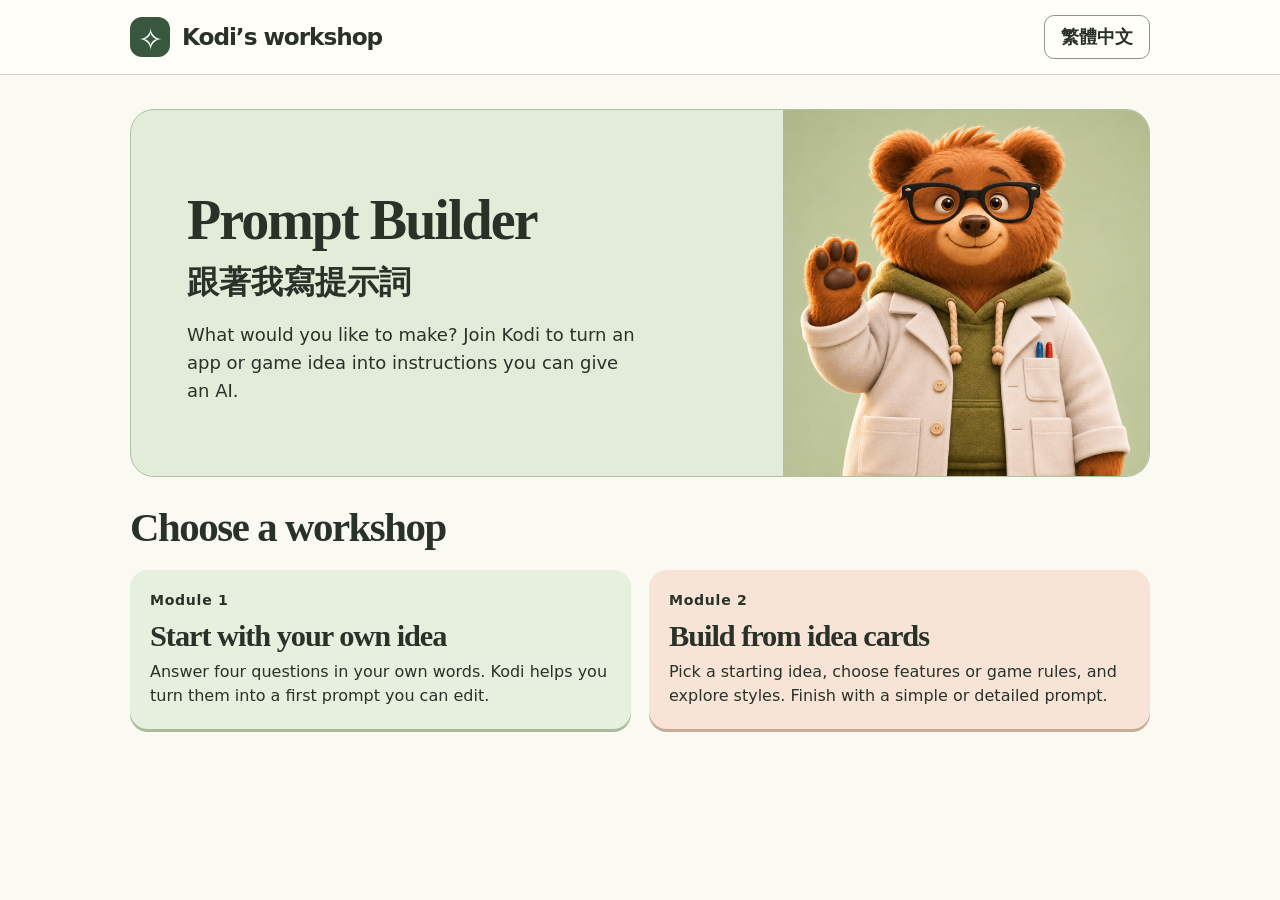
<file: index.html>
<!doctype html>
<html lang="en"><head><meta charset="utf-8"><meta name="viewport" content="width=device-width, initial-scale=1"><meta name="theme-color" content="#faf9f2">
<title>Prompt Builder (跟著我寫提示詞)</title><link rel="stylesheet" href="workshop.css">
<style>
.intro { display:grid;grid-template-columns:minmax(0,1fr) minmax(180px,36%);align-items:center;overflow:hidden;border:1px solid #adc1a3;background:#e3ecd9;border-radius:24px }
.copy { padding:clamp(22px,5vw,56px) }.copy h1 span {display:block;font:700 clamp(1.3rem,3vw,2rem)/1.45 system-ui;margin-top:.45rem;letter-spacing:0}
.intro img {width:100%;height:100%;max-height:385px;object-fit:cover;object-position:50% 35%}
.intro p {max-width:40ch;margin:1rem 0 0}.modules {margin-top:28px}
.choices a {display:block;text-decoration:none;color:inherit}.choices a:hover strong {text-decoration:underline;text-underline-offset:.15em}
.card .number {display:block;font:700 .88rem/1.5 system-ui;letter-spacing:.05em;margin-bottom:.55rem}
@media(max-width:600px){.intro{grid-template-columns:1fr 32%}.copy{padding:16px}.intro img{object-position:54% center}.copy h1{font-size:1.9rem}.copy p{font-size:1rem}.modules{margin-top:20px}}
</style></head><body>
<header><div class="wrap top"><b class="brand"><span aria-hidden="true" class="mark">✧</span><span data-en="Kodi’s workshop" data-zh="Kodi 的工坊">Kodi’s workshop</span></b><button id="lang" type="button">繁體中文</button></div></header>
<main class="wrap"><section class="intro"><div class="copy"><h1>Prompt Builder<span lang="zh-Hant">跟著我寫提示詞</span></h1>
<p data-en="What would you like to make? Join Kodi to turn an app or game idea into instructions you can give an AI." data-zh="你想做一個工具，還是設計一款遊戲？跟著 Kodi，把腦中的點子寫成 AI 看得懂的提示詞。">What would you like to make? Join Kodi to turn an app or game idea into instructions you can give an AI.</p></div><img src="kodi.png" alt="Kodi"></section>
<section class="modules"><h2 data-en="Choose a workshop" data-zh="選擇你的工坊">Choose a workshop</h2><div class="choices">
<a class="card" href="workshop.html"><span class="number" data-en="Module 1" data-zh="單元 1">Module 1</span><strong data-en="Start with your own idea" data-zh="從自己的點子出發">Start with your own idea</strong><small data-en="Answer four questions in your own words. Kodi helps you turn them into a first prompt you can edit." data-zh="用自己的話回答四個問題，讓 Kodi 幫你組成第一份可以修改的提示詞。">Answer four questions in your own words. Kodi helps you turn them into a first prompt you can edit.</small></a>
<a class="card game" href="kodi_s_prompt_builder_create_apps_games_with_ai.html"><span class="number" data-en="Module 2" data-zh="單元 2">Module 2</span><strong data-en="Build from idea cards" data-zh="用靈感卡拼出作品">Build from idea cards</strong><small data-en="Pick a starting idea, choose features or game rules, and explore styles. Finish with a simple or detailed prompt." data-zh="從靈感卡挑選題材、功能或遊戲規則，再搭配喜歡的風格，產生簡單版或詳細版提示詞。">Pick a starting idea, choose features or game rules, and explore styles. Finish with a simple or detailed prompt.</small></a>
</div></section></main><script>
const toggle = document.getElementById('lang');
function localize(zh) {
  document.documentElement.lang = zh ? 'zh-Hant' : 'en';
  toggle.textContent = zh ? 'English' : '繁體中文';
  toggle.lang = zh ? 'en' : 'zh-Hant';
  document.querySelectorAll('[data-en]').forEach(el => el.textContent = zh ? el.dataset.zh : el.dataset.en);
}
let zh = navigator.language.toLowerCase().startsWith('zh');
try { const preference = localStorage.getItem('prompt-builder-landing-language'); if (preference) zh = preference === 'zh' } catch {}
localize(zh);
toggle.onclick = () => { zh = !zh; localize(zh); try { localStorage.setItem('prompt-builder-landing-language', zh ? 'zh':'en') } catch {} };
</script></body></html>
</file>
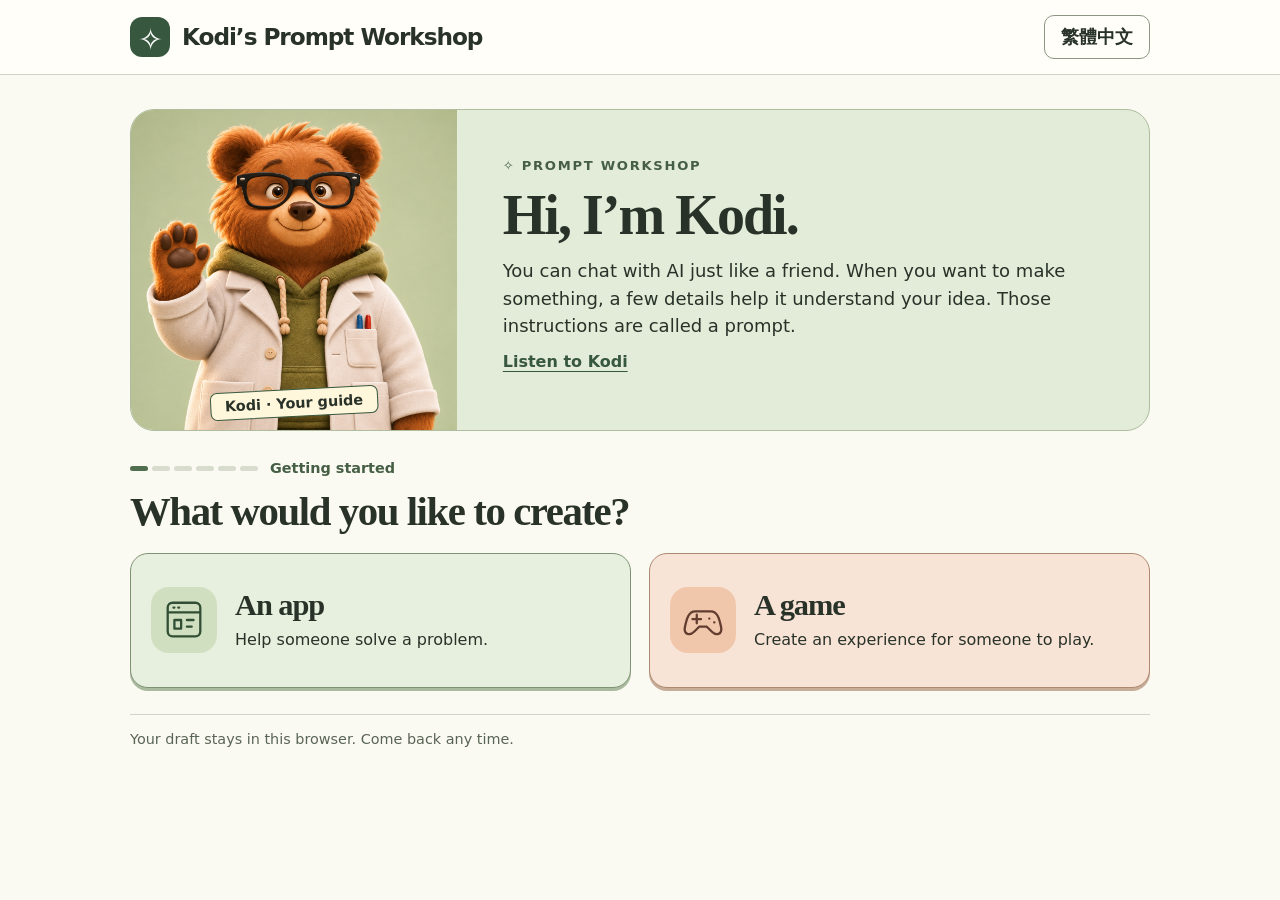
<file: workshop.html>
<!doctype html>
<html lang="en">
<head>
  <meta charset="utf-8">
  <meta name="viewport" content="width=device-width, initial-scale=1">
  <meta name="theme-color" content="#f8f7f0">
  <title>Kodi’s Prompt Workshop</title>
  <link rel="stylesheet" href="workshop.css">
  <script defer src="workshop.js"></script>
</head>
<body>
  <header><div class="wrap top"><b class="brand"><span class="mark" aria-hidden="true">✧</span><span id="brand"></span></b><button id="language"></button></div></header>
  <main class="wrap">
    <section class="welcome">
      <div class="portrait"><img src="kodi.png" alt="Kodi"><span id="name"></span></div>
      <div class="dialogue"><div class="eyebrow" id="eyebrow"></div><h1 id="title"></h1><p id="speech"></p><button id="listen" hidden></button></div>
    </section>
    <div class="progress"><span id="meter" aria-hidden="true"></span><span id="progress"></span></div>
    <h2 id="question" tabindex="-1"></h2>
    <div id="panel"></div>
    <p id="status" role="status"></p>
  </main>
  <footer class="wrap"><span id="foot"></span></footer>
</body></html>
</file>
<file: workshop.css>
* { box-sizing: border-box }
:root { color-scheme: light; --ink: #293229; --green: #37573e; --paper: #faf9f2 }
body { margin: 0; background: var(--paper); color: var(--ink); font: 1.125rem/1.55 "Avenir Next", "Nunito", system-ui, sans-serif }
button, textarea { color: inherit; font: inherit }
button { cursor: pointer; min-height: 44px; background: #fffef8; border: 1.5px solid #8b9783; border-radius: 10px; padding: .45rem 1rem; font-weight: 700 }
:focus-visible { outline: 3px solid #155cb1; outline-offset: 4px }
header { background: #fffef8; border-bottom: 1px solid #cfd3c5 }
.wrap { width: min(1100px, 100%); padding-inline: clamp(16px,4vw,40px); margin: auto }
.top,.brand,.progress,.examples,.nav { display: flex; align-items: center; gap: 12px }
.top,.nav { justify-content: space-between }
.top { min-height: 74px }.brand { font-size: clamp(1rem, 2.4vw, 1.45rem); letter-spacing: -.045em }
.mark { display: grid; place-items: center; background: var(--green); color: white; width: 40px; height: 40px; border-radius: 12px; font-size: 30px }
main { padding-top: clamp(18px,3vw,34px) }
.welcome { background: #e3ecd9; border: 1.5px solid #adbd9e; border-radius: 24px; overflow: hidden; display: grid; grid-template-columns: 32% 1fr }
.portrait { position: relative; min-height: 285px; background: #d8e4cd }
.portrait img { display: block; position: absolute; width: 100%; height: 100%; object-fit: cover; object-position: center 36% }
.portrait span { position: absolute; bottom: 13px; left: 50%; transform: translateX(-50%) rotate(-3deg); white-space: nowrap; border-radius: 7px; border: 1.5px solid var(--green); background: #fff7dc; padding: .12rem .85rem; font-size: .9rem; font-weight: 800 }
.dialogue { align-self: center; padding: clamp(18px,3.8vw,46px) }
.eyebrow,.progress { color: #455e44; font-weight: 750 }
.eyebrow { text-transform: uppercase; font-size: .82rem; letter-spacing: .13em }
h1,h2,.card strong { font-family: Georgia, "Times New Roman", serif; letter-spacing: -.035em; line-height: 1.12 }
h1 { font-size: clamp(2rem,4.8vw,3.5rem); margin: .45rem 0 .65rem }
.dialogue p { margin: 0; max-width: 580px }
#listen { background: transparent; color: var(--green); padding: .35rem 0; border: 0; text-underline-offset: 4px; text-decoration: underline; font-size: 1rem }
.progress { margin: 1.6rem 0 .6rem; font-size: .9rem }
#meter { display: flex; gap: 4px } #meter i { width: 18px; height: 5px; background: #d8dcce; border-radius: 4px } #meter .done { background: #506e4e }
h2 { font-size: clamp(1.8rem,3.4vw,2.55rem); margin: 0 0 1.15rem }
.choices { display: grid; grid-template-columns: 1fr 1fr; gap: 18px }
.card { display: flex; align-items: center; gap: 18px; text-align: left; min-height: 135px; padding: 20px; border-radius: 18px; background: #e7efde; border-color: #7f9274; box-shadow: 0 3px #aaba9f }
.card.game { background: #f8e4d6; border-color: #ac8970; box-shadow: 0 3px #c7ac98 }
.card:hover,.example:hover { filter: brightness(.97) }
.card strong { display: block; font-size: 1.9rem; margin-bottom: 6px }.card small { display: block; font-size: 1rem; font-weight: 500 }
.icon { flex: none; width: 66px; height: 66px; border-radius: 18px; display: grid; place-items: center; background: #cfdfc0; color: #324f35 }
.game .icon { background: #f1c7ac; color: #623d30 }
.icon svg { width: 46px; height: 46px; stroke: currentColor; fill: none; stroke-width: 2.4; stroke-linecap: round; stroke-linejoin: round }
.box { padding: clamp(14px,3vw,24px); border: 1px solid #bfc6b8; background: #fffef9; border-radius: 16px }
label { display: block; font-weight: bold; margin-bottom: 6px }
textarea { width: 100%; display:block; padding: .8rem; border: 1.5px solid #8f9b88; border-radius: 9px; min-height: 90px; resize: vertical; background: white }
textarea.prompt { min-height: 290px }.examples { flex-wrap: wrap; margin-top: 12px; gap: 8px }.example { background: #eff3e7; font-size: 1rem; text-align:left }
.nav { margin-top: 16px; flex-wrap: wrap }.primary { background: var(--green); color: white; border-color: var(--green) }
#status { color: #764125; font-weight: 700 }#status:empty { display:none }
footer { padding-block: 26px; color: #596554; font-size: .9rem }footer span { display:block; border-top: 1px solid #d0d4c8; padding-top: 13px }
@media(max-width:680px) { .top { min-height:64px }.brand {gap:7px}.mark {width:30px;height:30px;font-size:23px}.welcome {grid-template-columns: 30% 1fr}.portrait {min-height:175px}.portrait img {object-position:48% center}.portrait span {font-size:.8rem;padding:0 5px}.dialogue {padding:15px}.dialogue p {font-size:1rem}.choices {grid-template-columns:1fr}.card {min-height:100px;padding:15px} }
@media(max-width:430px) { .welcome {display:block;position:relative}.portrait {float:right;width:94px;height:94px;min-height:0;border-radius:50%;margin:14px 14px 0 8px}.portrait img {border-radius:50%}.portrait span {bottom:-6px}.dialogue {padding:18px}.eyebrow {font-size:.75rem}.top button {padding:.4rem .6rem} }
</file>
